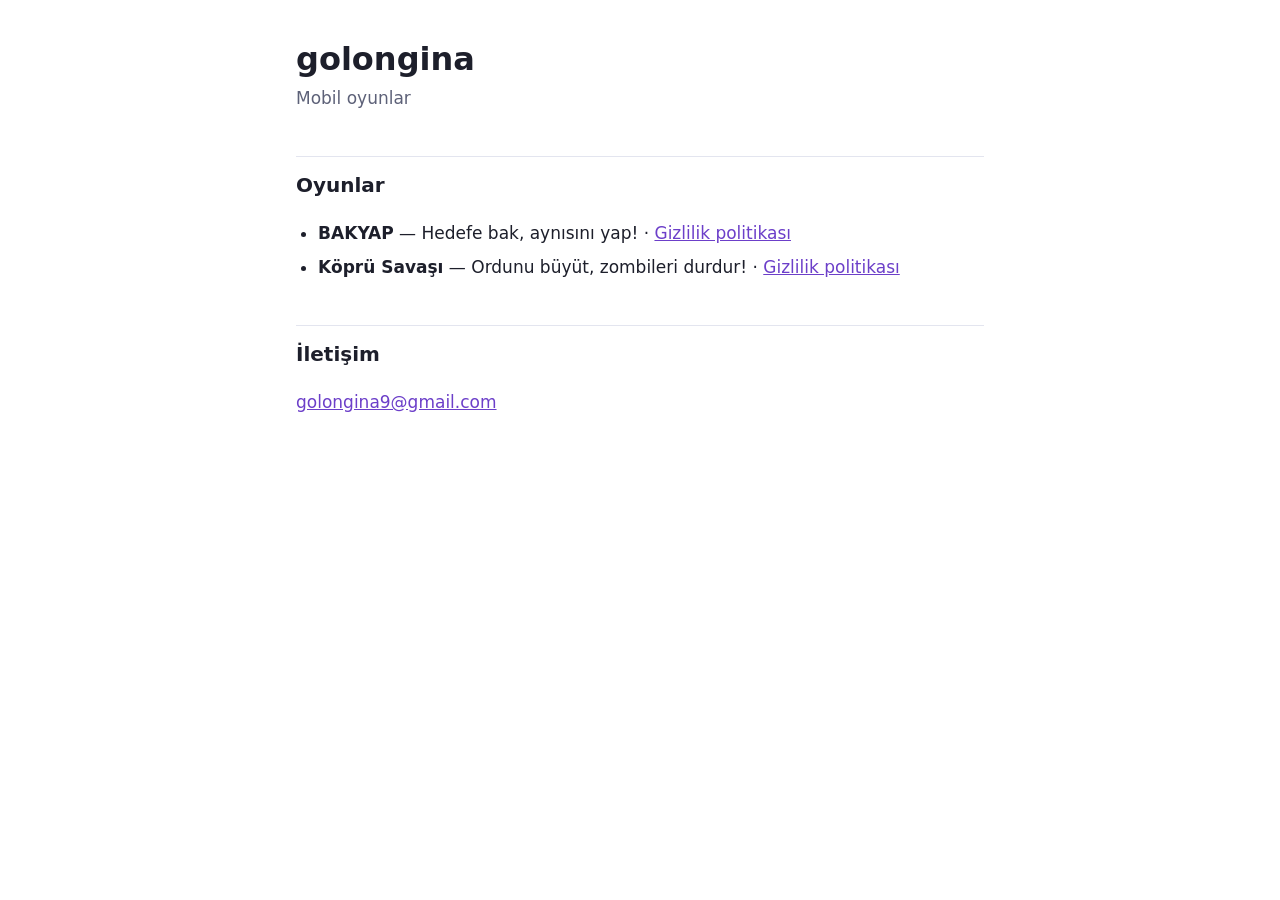
<file: index.html>
<!doctype html>
<html lang="tr">
<head>
  <meta charset="utf-8">
  <meta name="viewport" content="width=device-width, initial-scale=1">
  <title>golongina</title>
  <meta name="description" content="golongina — mobil oyunlar.">
  <link rel="stylesheet" href="style.css">
</head>
<body>
<main>
  <h1>golongina</h1>
  <p class="meta">Mobil oyunlar</p>

  <h2>Oyunlar</h2>
  <ul>
    <li><strong>BAKYAP</strong> — Hedefe bak, aynısını yap! · <a href="bakyap/gizlilik/">Gizlilik politikası</a></li>
    <li><strong>Köprü Savaşı</strong> — Ordunu büyüt, zombileri durdur! · <a href="koprusavasi/gizlilik/">Gizlilik politikası</a></li>
  </ul>

  <h2>İletişim</h2>
  <p><a href="mailto:golongina9@gmail.com">golongina9@gmail.com</a></p>
</main>
</body>
</html>
</file>
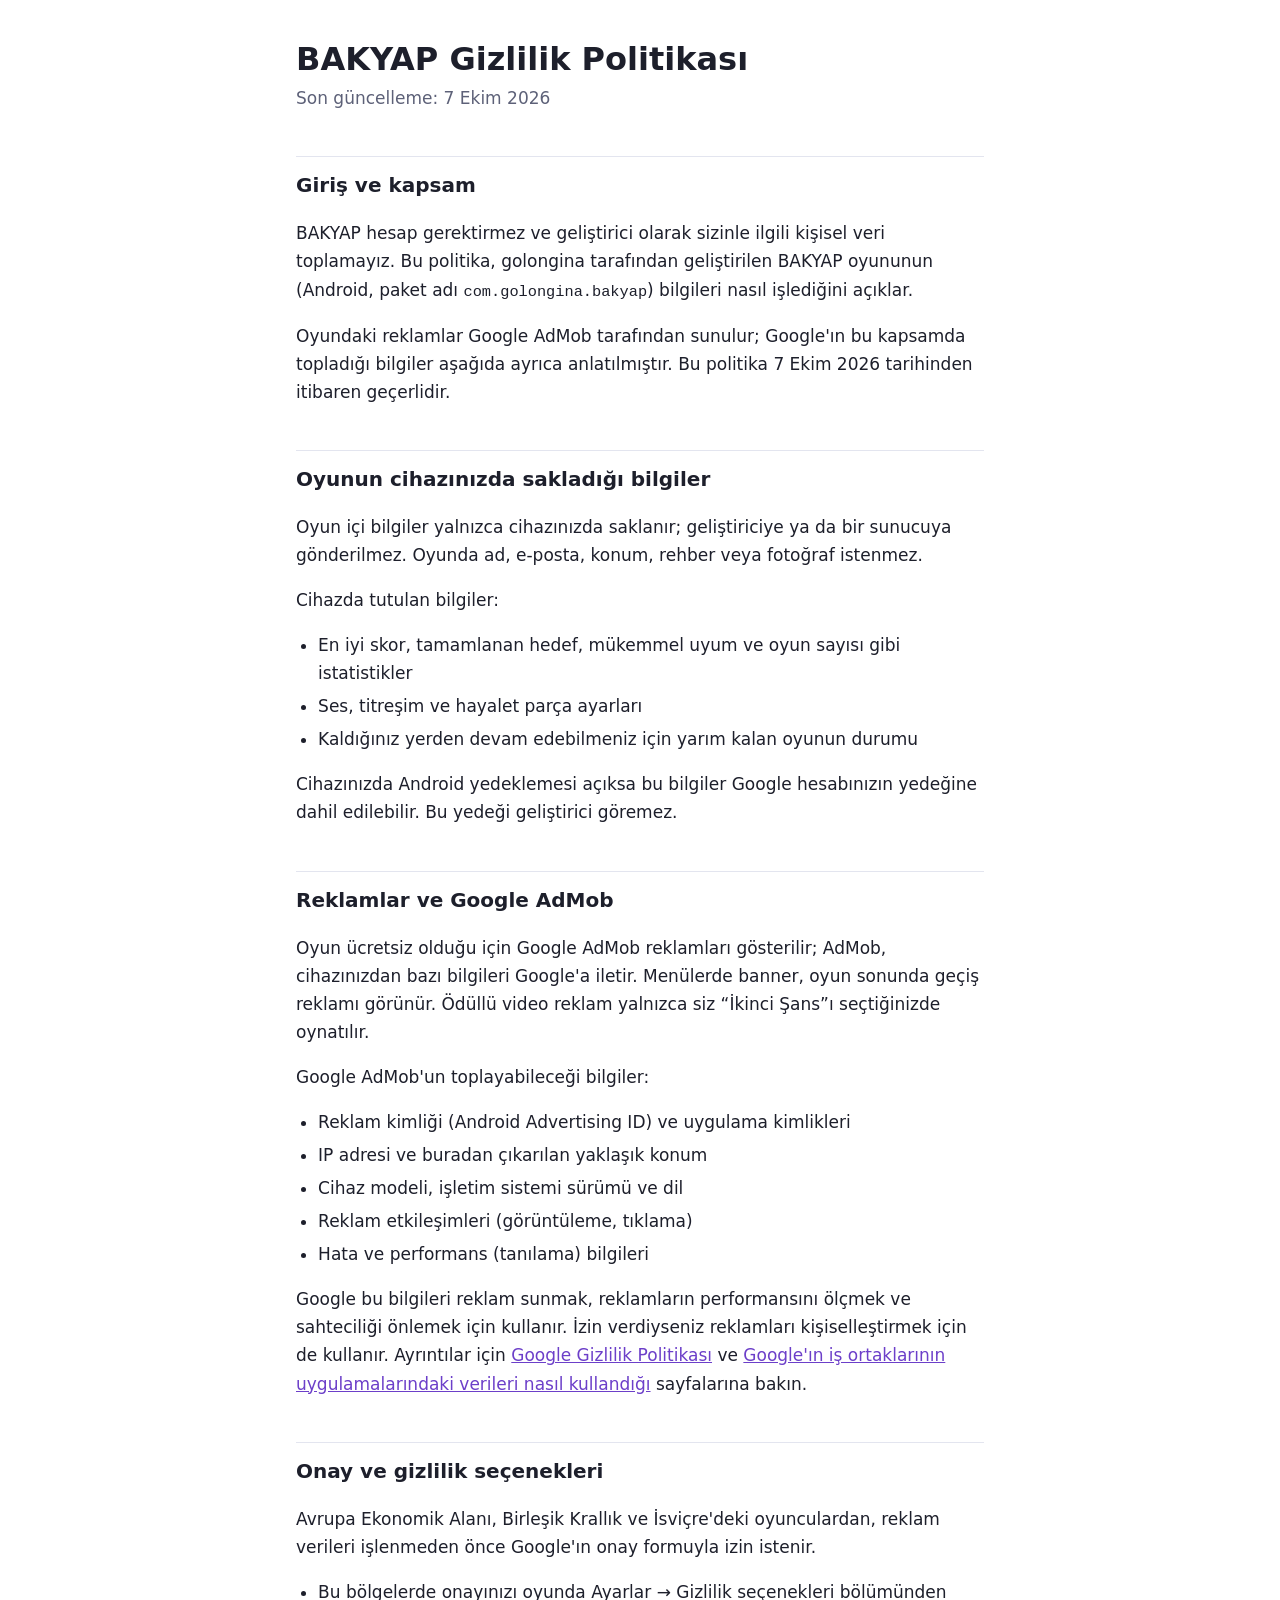
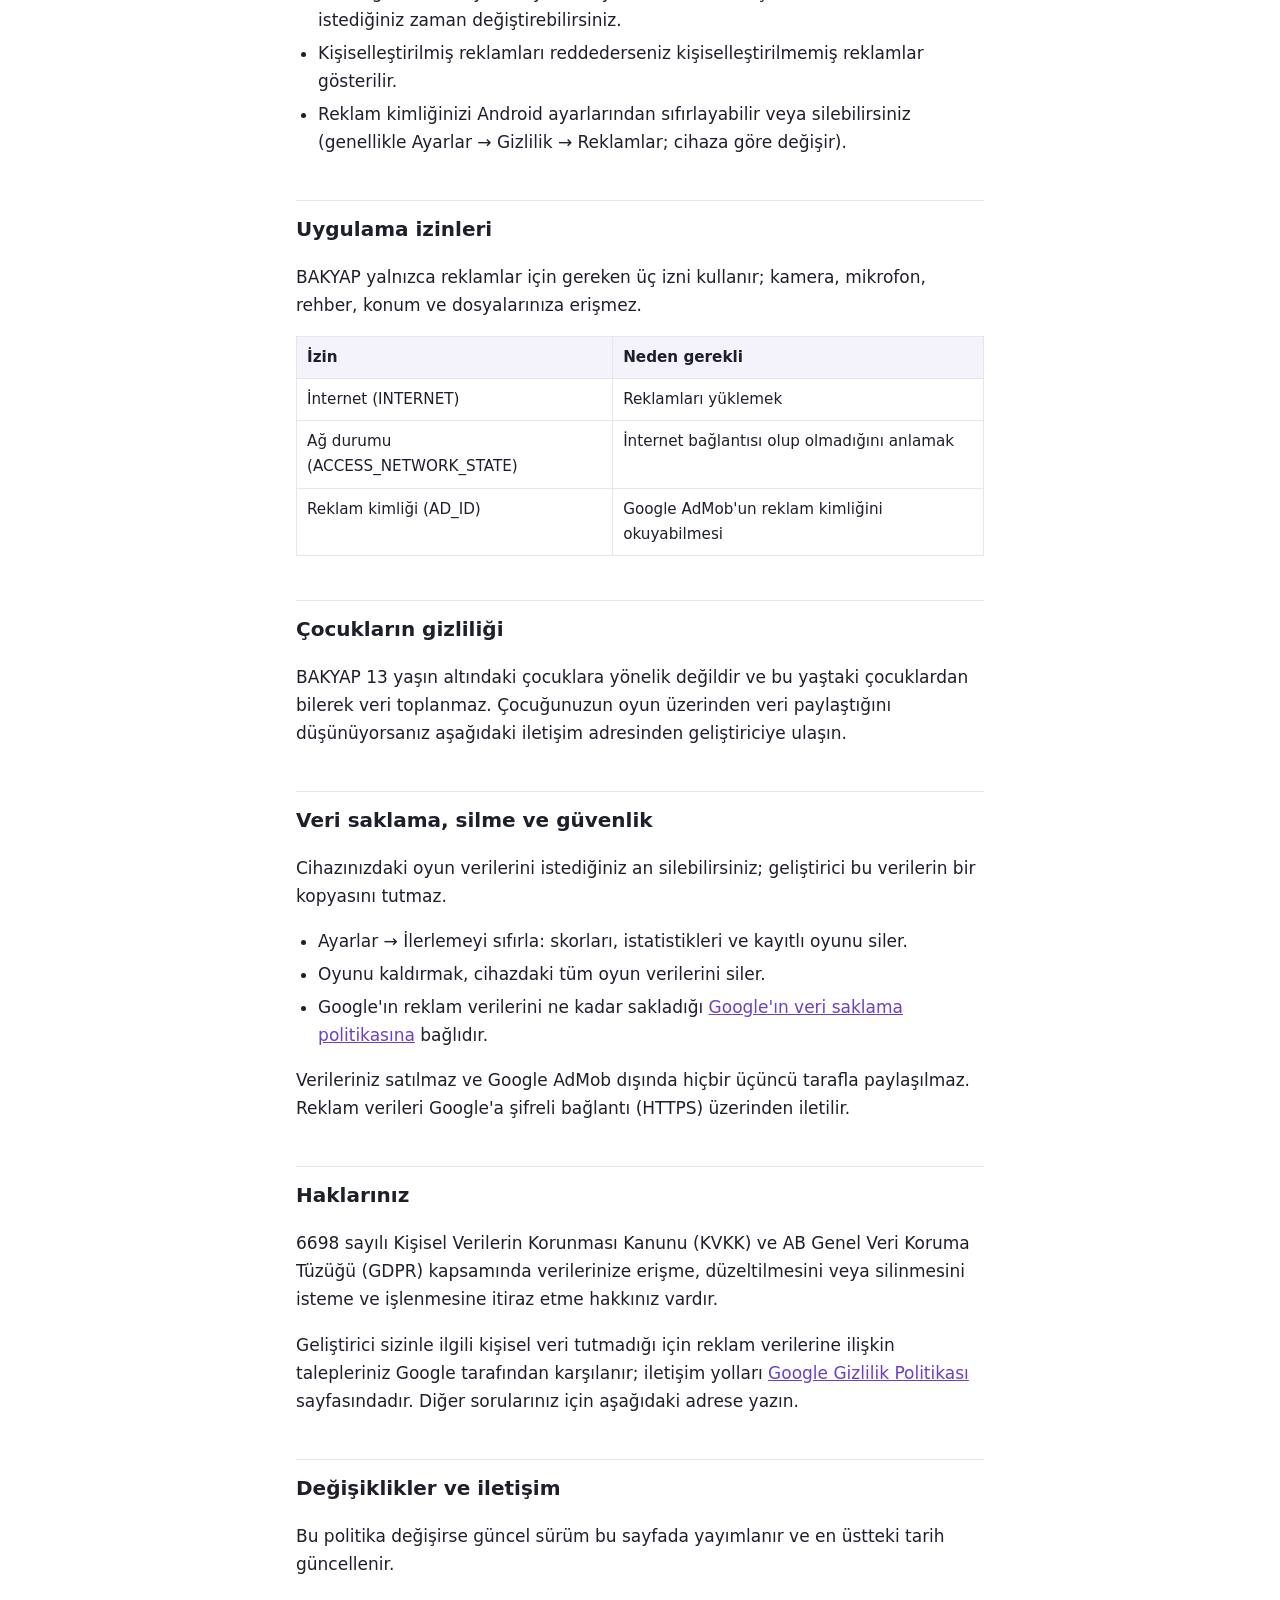
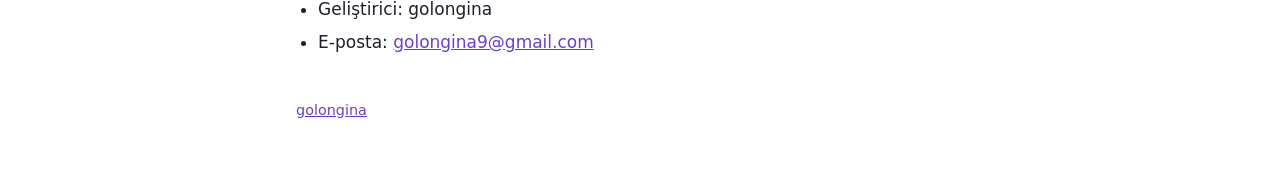
<file: bakyap/gizlilik/index.html>
<!doctype html>
<html lang="tr">
<head>
  <meta charset="utf-8">
  <meta name="viewport" content="width=device-width, initial-scale=1">
  <title>BAKYAP Gizlilik Politikası</title>
  <meta name="description" content="BAKYAP mobil oyununun gizlilik politikası: hangi bilgilerin cihazda saklandığı ve Google AdMob reklamları.">
  <link rel="stylesheet" href="../../style.css">
</head>
<body>
<main>
  <h1>BAKYAP Gizlilik Politikası</h1>
  <p class="meta">Son güncelleme: 7 Ekim 2026</p>

  <h2>Giriş ve kapsam</h2>
  <p>BAKYAP hesap gerektirmez ve geliştirici olarak sizinle ilgili kişisel veri toplamayız. Bu politika, golongina tarafından geliştirilen BAKYAP oyununun (Android, paket adı <code>com.golongina.bakyap</code>) bilgileri nasıl işlediğini açıklar.</p>
  <p>Oyundaki reklamlar Google AdMob tarafından sunulur; Google'ın bu kapsamda topladığı bilgiler aşağıda ayrıca anlatılmıştır. Bu politika 7 Ekim 2026 tarihinden itibaren geçerlidir.</p>

  <h2>Oyunun cihazınızda sakladığı bilgiler</h2>
  <p>Oyun içi bilgiler yalnızca cihazınızda saklanır; geliştiriciye ya da bir sunucuya gönderilmez. Oyunda ad, e-posta, konum, rehber veya fotoğraf istenmez.</p>
  <p>Cihazda tutulan bilgiler:</p>
  <ul>
    <li>En iyi skor, tamamlanan hedef, mükemmel uyum ve oyun sayısı gibi istatistikler</li>
    <li>Ses, titreşim ve hayalet parça ayarları</li>
    <li>Kaldığınız yerden devam edebilmeniz için yarım kalan oyunun durumu</li>
  </ul>
  <p>Cihazınızda Android yedeklemesi açıksa bu bilgiler Google hesabınızın yedeğine dahil edilebilir. Bu yedeği geliştirici göremez.</p>

  <h2>Reklamlar ve Google AdMob</h2>
  <p>Oyun ücretsiz olduğu için Google AdMob reklamları gösterilir; AdMob, cihazınızdan bazı bilgileri Google'a iletir. Menülerde banner, oyun sonunda geçiş reklamı görünür. Ödüllü video reklam yalnızca siz “İkinci Şans”ı seçtiğinizde oynatılır.</p>
  <p>Google AdMob'un toplayabileceği bilgiler:</p>
  <ul>
    <li>Reklam kimliği (Android Advertising ID) ve uygulama kimlikleri</li>
    <li>IP adresi ve buradan çıkarılan yaklaşık konum</li>
    <li>Cihaz modeli, işletim sistemi sürümü ve dil</li>
    <li>Reklam etkileşimleri (görüntüleme, tıklama)</li>
    <li>Hata ve performans (tanılama) bilgileri</li>
  </ul>
  <p>Google bu bilgileri reklam sunmak, reklamların performansını ölçmek ve sahteciliği önlemek için kullanır. İzin verdiyseniz reklamları kişiselleştirmek için de kullanır. Ayrıntılar için <a href="https://policies.google.com/privacy">Google Gizlilik Politikası</a> ve <a href="https://policies.google.com/technologies/partner-sites">Google'ın iş ortaklarının uygulamalarındaki verileri nasıl kullandığı</a> sayfalarına bakın.</p>

  <h2>Onay ve gizlilik seçenekleri</h2>
  <p>Avrupa Ekonomik Alanı, Birleşik Krallık ve İsviçre'deki oyunculardan, reklam verileri işlenmeden önce Google'ın onay formuyla izin istenir.</p>
  <ul>
    <li>Bu bölgelerde onayınızı oyunda Ayarlar → Gizlilik seçenekleri bölümünden istediğiniz zaman değiştirebilirsiniz.</li>
    <li>Kişiselleştirilmiş reklamları reddederseniz kişiselleştirilmemiş reklamlar gösterilir.</li>
    <li>Reklam kimliğinizi Android ayarlarından sıfırlayabilir veya silebilirsiniz (genellikle Ayarlar → Gizlilik → Reklamlar; cihaza göre değişir).</li>
  </ul>

  <h2>Uygulama izinleri</h2>
  <p>BAKYAP yalnızca reklamlar için gereken üç izni kullanır; kamera, mikrofon, rehber, konum ve dosyalarınıza erişmez.</p>
  <table>
    <thead>
      <tr><th>İzin</th><th>Neden gerekli</th></tr>
    </thead>
    <tbody>
      <tr><td>İnternet (INTERNET)</td><td>Reklamları yüklemek</td></tr>
      <tr><td>Ağ durumu (ACCESS_NETWORK_STATE)</td><td>İnternet bağlantısı olup olmadığını anlamak</td></tr>
      <tr><td>Reklam kimliği (AD_ID)</td><td>Google AdMob'un reklam kimliğini okuyabilmesi</td></tr>
    </tbody>
  </table>

  <h2>Çocukların gizliliği</h2>
  <p>BAKYAP 13 yaşın altındaki çocuklara yönelik değildir ve bu yaştaki çocuklardan bilerek veri toplanmaz. Çocuğunuzun oyun üzerinden veri paylaştığını düşünüyorsanız aşağıdaki iletişim adresinden geliştiriciye ulaşın.</p>

  <h2>Veri saklama, silme ve güvenlik</h2>
  <p>Cihazınızdaki oyun verilerini istediğiniz an silebilirsiniz; geliştirici bu verilerin bir kopyasını tutmaz.</p>
  <ul>
    <li>Ayarlar → İlerlemeyi sıfırla: skorları, istatistikleri ve kayıtlı oyunu siler.</li>
    <li>Oyunu kaldırmak, cihazdaki tüm oyun verilerini siler.</li>
    <li>Google'ın reklam verilerini ne kadar sakladığı <a href="https://policies.google.com/technologies/retention">Google'ın veri saklama politikasına</a> bağlıdır.</li>
  </ul>
  <p>Verileriniz satılmaz ve Google AdMob dışında hiçbir üçüncü tarafla paylaşılmaz. Reklam verileri Google'a şifreli bağlantı (HTTPS) üzerinden iletilir.</p>

  <h2>Haklarınız</h2>
  <p>6698 sayılı Kişisel Verilerin Korunması Kanunu (KVKK) ve AB Genel Veri Koruma Tüzüğü (GDPR) kapsamında verilerinize erişme, düzeltilmesini veya silinmesini isteme ve işlenmesine itiraz etme hakkınız vardır.</p>
  <p>Geliştirici sizinle ilgili kişisel veri tutmadığı için reklam verilerine ilişkin talepleriniz Google tarafından karşılanır; iletişim yolları <a href="https://policies.google.com/privacy">Google Gizlilik Politikası</a> sayfasındadır. Diğer sorularınız için aşağıdaki adrese yazın.</p>

  <h2>Değişiklikler ve iletişim</h2>
  <p>Bu politika değişirse güncel sürüm bu sayfada yayımlanır ve en üstteki tarih güncellenir.</p>
  <ul>
    <li>Geliştirici: golongina</li>
    <li>E-posta: <a href="mailto:golongina9@gmail.com">golongina9@gmail.com</a></li>
  </ul>

  <footer><a href="../../">golongina</a></footer>
</main>
</body>
</html>
</file>
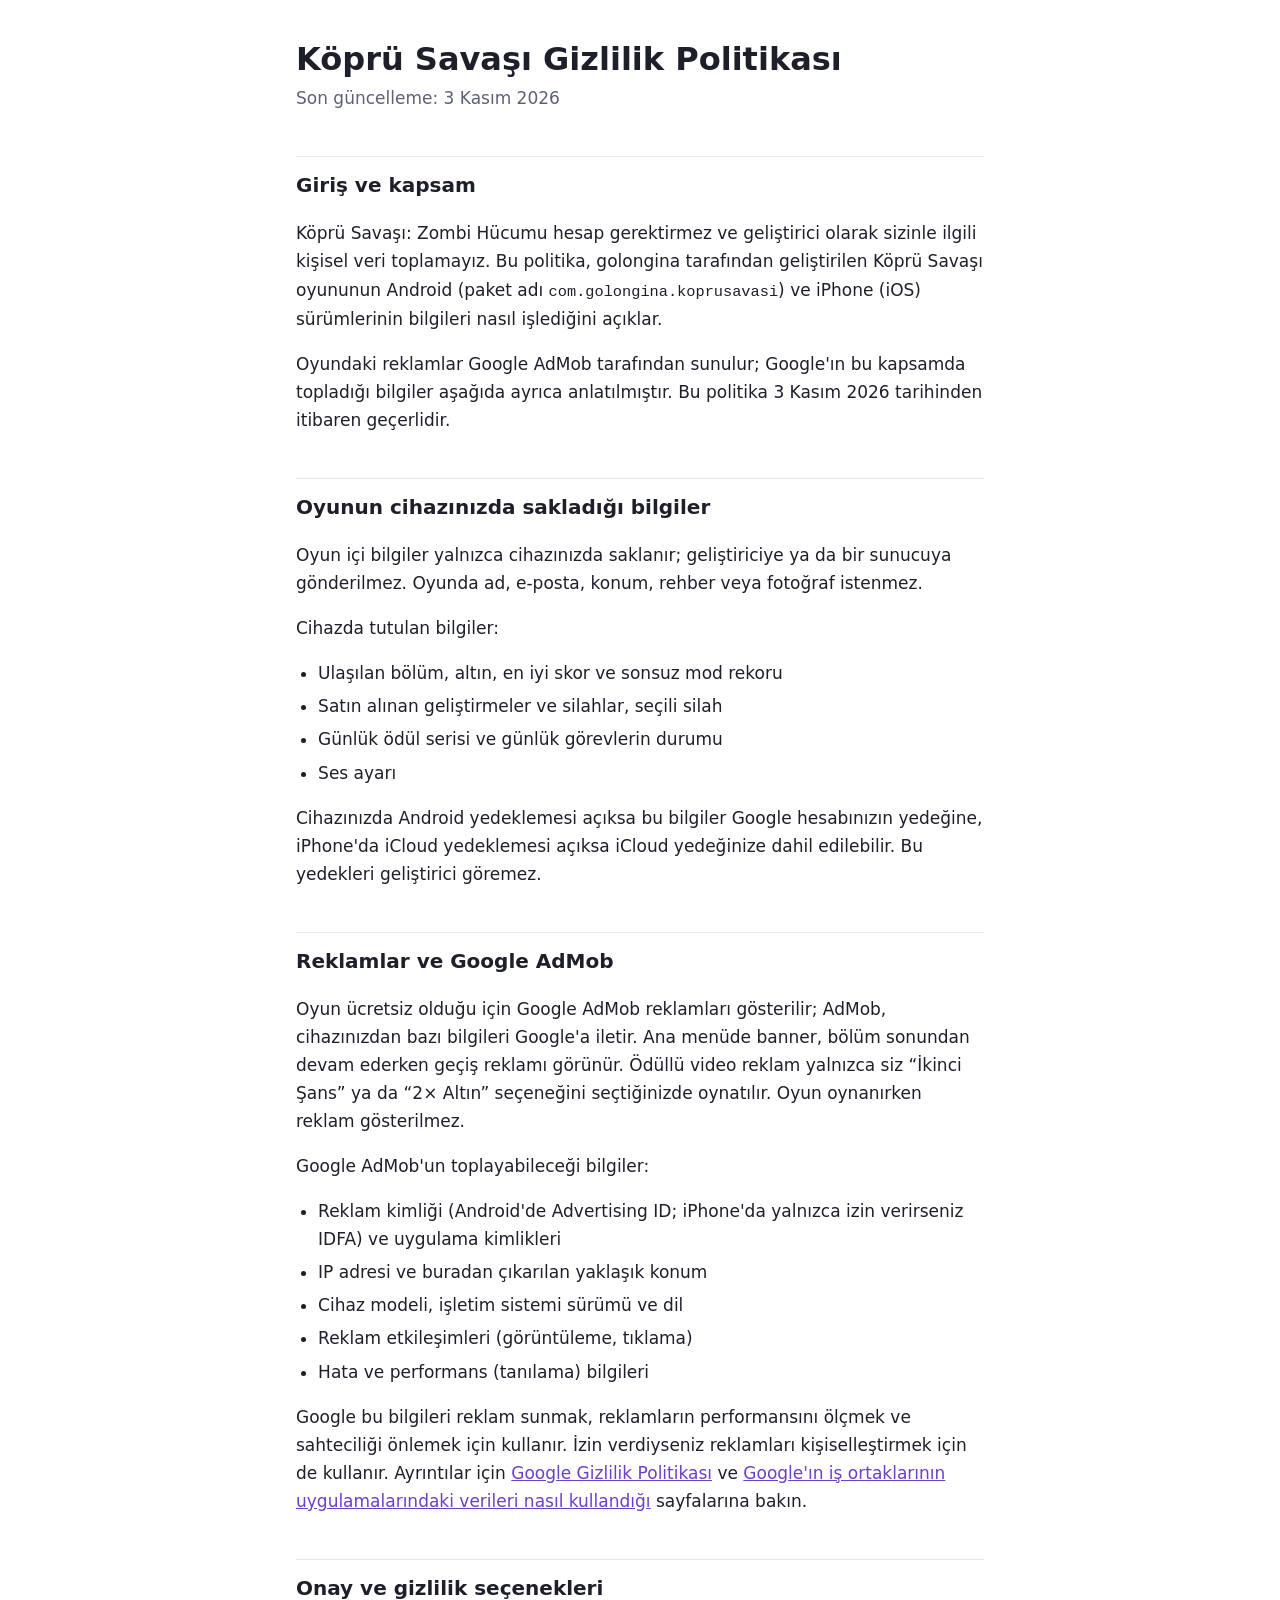
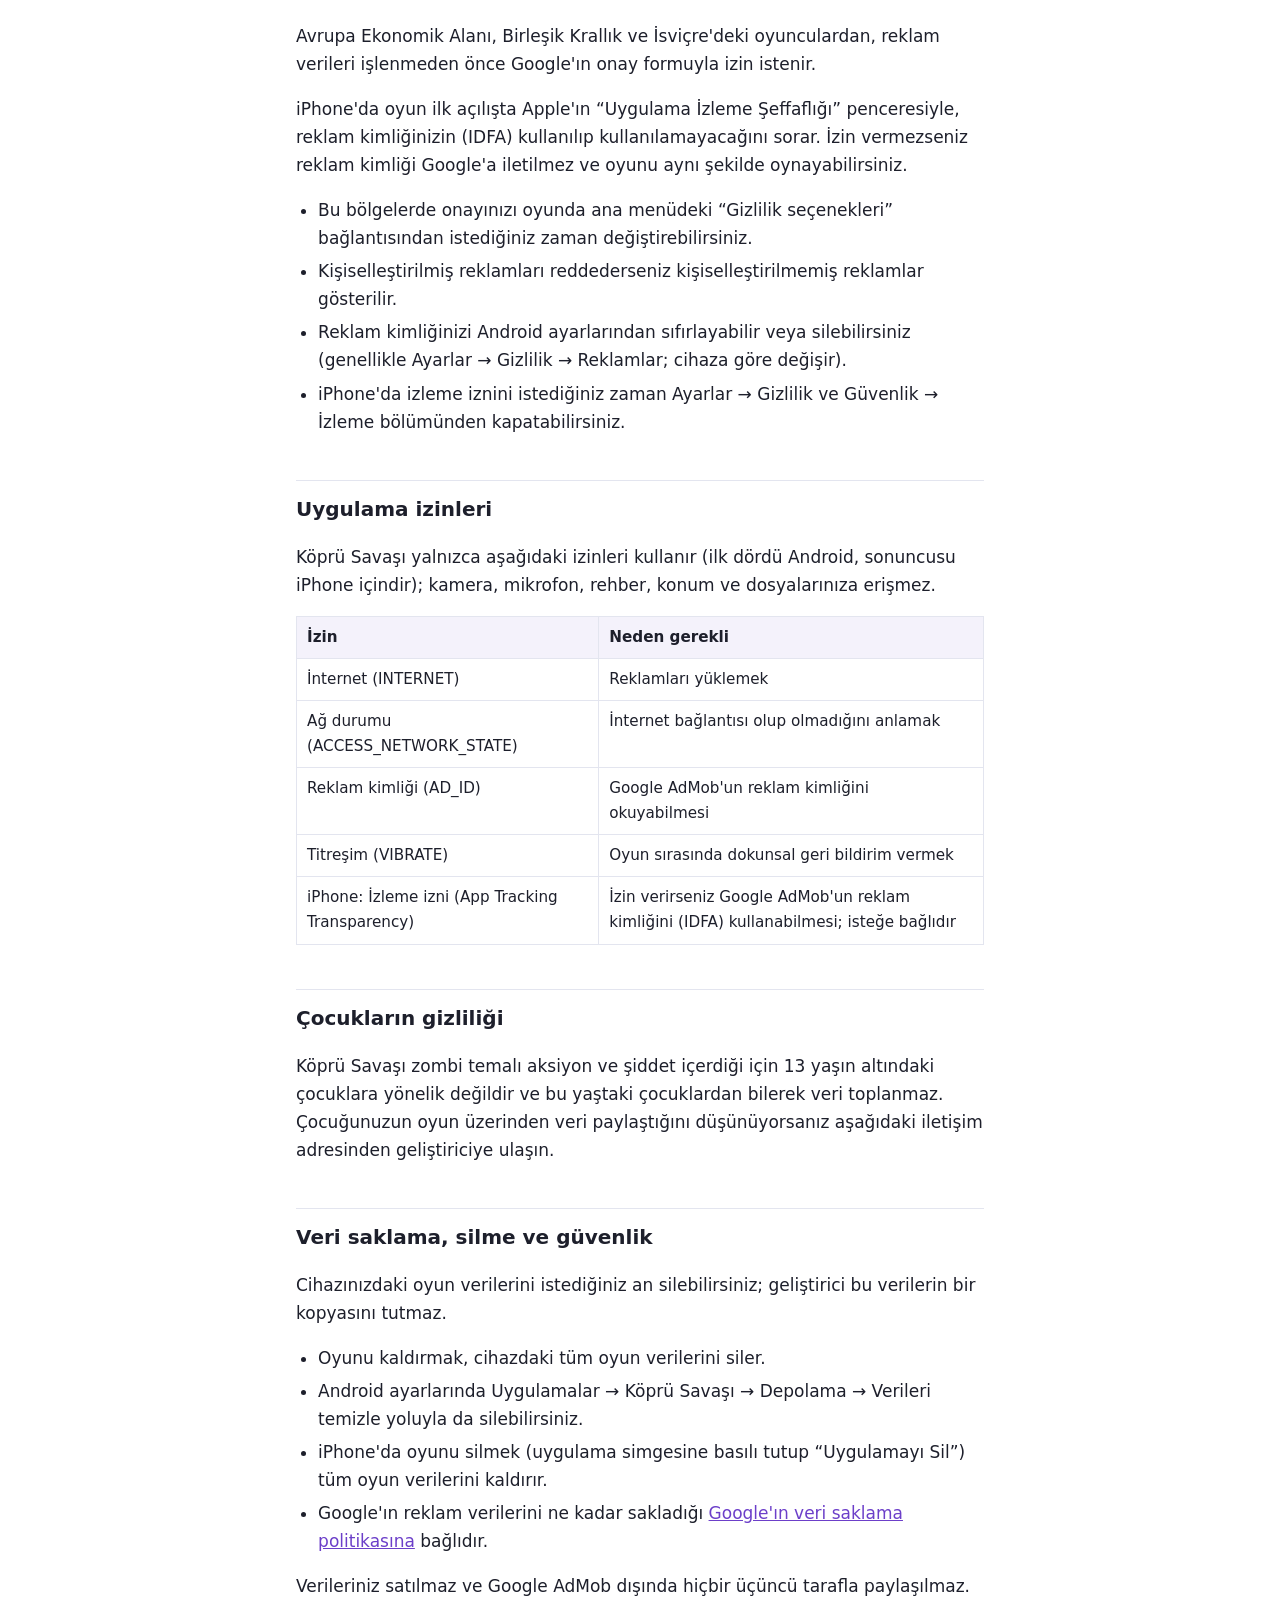
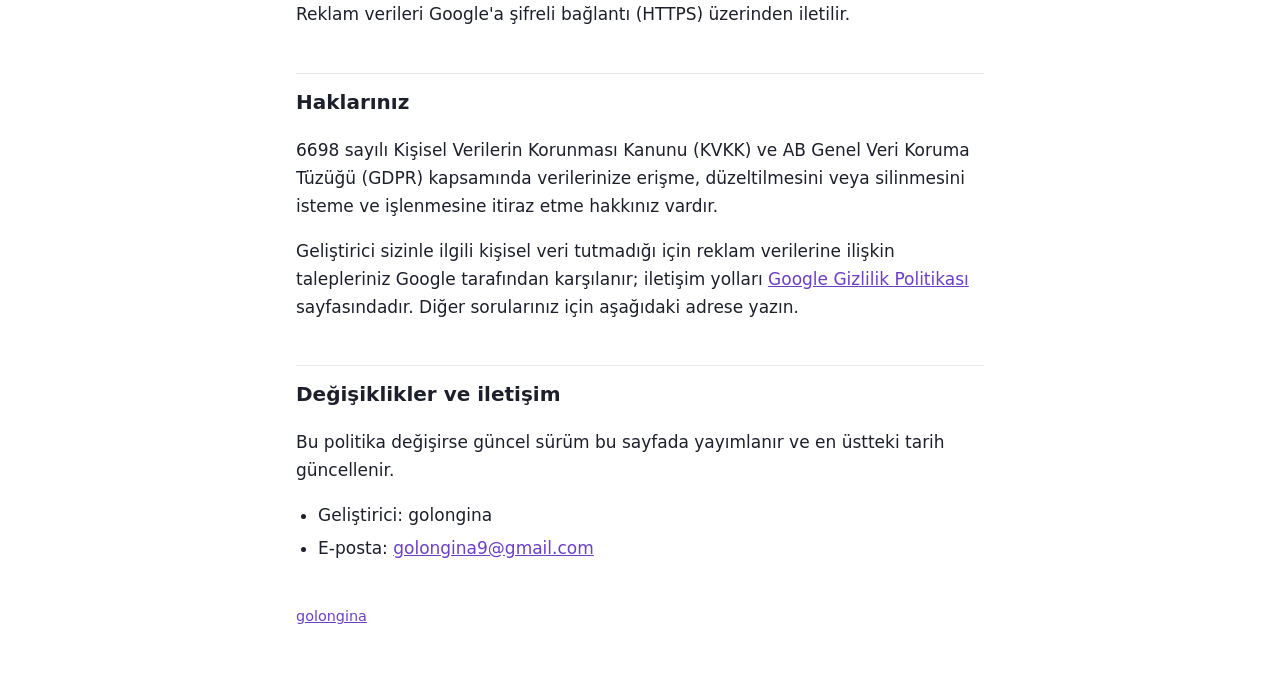
<file: koprusavasi/gizlilik/index.html>
<!doctype html>
<html lang="tr">
<head>
  <meta charset="utf-8">
  <meta name="viewport" content="width=device-width, initial-scale=1">
  <title>Köprü Savaşı Gizlilik Politikası</title>
  <meta name="description" content="Köprü Savaşı: Zombi Hücumu mobil oyununun gizlilik politikası: hangi bilgilerin cihazda saklandığı ve Google AdMob reklamları.">
  <link rel="stylesheet" href="../../style.css">
</head>
<body>
<main>
  <h1>Köprü Savaşı Gizlilik Politikası</h1>
  <p class="meta">Son güncelleme: 3 Kasım 2026</p>

  <h2>Giriş ve kapsam</h2>
  <p>Köprü Savaşı: Zombi Hücumu hesap gerektirmez ve geliştirici olarak sizinle ilgili kişisel veri toplamayız. Bu politika, golongina tarafından geliştirilen Köprü Savaşı oyununun Android (paket adı <code>com.golongina.koprusavasi</code>) ve iPhone (iOS) sürümlerinin bilgileri nasıl işlediğini açıklar.</p>
  <p>Oyundaki reklamlar Google AdMob tarafından sunulur; Google'ın bu kapsamda topladığı bilgiler aşağıda ayrıca anlatılmıştır. Bu politika 3 Kasım 2026 tarihinden itibaren geçerlidir.</p>

  <h2>Oyunun cihazınızda sakladığı bilgiler</h2>
  <p>Oyun içi bilgiler yalnızca cihazınızda saklanır; geliştiriciye ya da bir sunucuya gönderilmez. Oyunda ad, e-posta, konum, rehber veya fotoğraf istenmez.</p>
  <p>Cihazda tutulan bilgiler:</p>
  <ul>
    <li>Ulaşılan bölüm, altın, en iyi skor ve sonsuz mod rekoru</li>
    <li>Satın alınan geliştirmeler ve silahlar, seçili silah</li>
    <li>Günlük ödül serisi ve günlük görevlerin durumu</li>
    <li>Ses ayarı</li>
  </ul>
  <p>Cihazınızda Android yedeklemesi açıksa bu bilgiler Google hesabınızın yedeğine, iPhone'da iCloud yedeklemesi açıksa iCloud yedeğinize dahil edilebilir. Bu yedekleri geliştirici göremez.</p>

  <h2>Reklamlar ve Google AdMob</h2>
  <p>Oyun ücretsiz olduğu için Google AdMob reklamları gösterilir; AdMob, cihazınızdan bazı bilgileri Google'a iletir. Ana menüde banner, bölüm sonundan devam ederken geçiş reklamı görünür. Ödüllü video reklam yalnızca siz “İkinci Şans” ya da “2× Altın” seçeneğini seçtiğinizde oynatılır. Oyun oynanırken reklam gösterilmez.</p>
  <p>Google AdMob'un toplayabileceği bilgiler:</p>
  <ul>
    <li>Reklam kimliği (Android'de Advertising ID; iPhone'da yalnızca izin verirseniz IDFA) ve uygulama kimlikleri</li>
    <li>IP adresi ve buradan çıkarılan yaklaşık konum</li>
    <li>Cihaz modeli, işletim sistemi sürümü ve dil</li>
    <li>Reklam etkileşimleri (görüntüleme, tıklama)</li>
    <li>Hata ve performans (tanılama) bilgileri</li>
  </ul>
  <p>Google bu bilgileri reklam sunmak, reklamların performansını ölçmek ve sahteciliği önlemek için kullanır. İzin verdiyseniz reklamları kişiselleştirmek için de kullanır. Ayrıntılar için <a href="https://policies.google.com/privacy">Google Gizlilik Politikası</a> ve <a href="https://policies.google.com/technologies/partner-sites">Google'ın iş ortaklarının uygulamalarındaki verileri nasıl kullandığı</a> sayfalarına bakın.</p>

  <h2>Onay ve gizlilik seçenekleri</h2>
  <p>Avrupa Ekonomik Alanı, Birleşik Krallık ve İsviçre'deki oyunculardan, reklam verileri işlenmeden önce Google'ın onay formuyla izin istenir.</p>
  <p>iPhone'da oyun ilk açılışta Apple'ın “Uygulama İzleme Şeffaflığı” penceresiyle, reklam kimliğinizin (IDFA) kullanılıp kullanılamayacağını sorar. İzin vermezseniz reklam kimliği Google'a iletilmez ve oyunu aynı şekilde oynayabilirsiniz.</p>
  <ul>
    <li>Bu bölgelerde onayınızı oyunda ana menüdeki “Gizlilik seçenekleri” bağlantısından istediğiniz zaman değiştirebilirsiniz.</li>
    <li>Kişiselleştirilmiş reklamları reddederseniz kişiselleştirilmemiş reklamlar gösterilir.</li>
    <li>Reklam kimliğinizi Android ayarlarından sıfırlayabilir veya silebilirsiniz (genellikle Ayarlar → Gizlilik → Reklamlar; cihaza göre değişir).</li>
    <li>iPhone'da izleme iznini istediğiniz zaman Ayarlar → Gizlilik ve Güvenlik → İzleme bölümünden kapatabilirsiniz.</li>
  </ul>

  <h2>Uygulama izinleri</h2>
  <p>Köprü Savaşı yalnızca aşağıdaki izinleri kullanır (ilk dördü Android, sonuncusu iPhone içindir); kamera, mikrofon, rehber, konum ve dosyalarınıza erişmez.</p>
  <table>
    <thead>
      <tr><th>İzin</th><th>Neden gerekli</th></tr>
    </thead>
    <tbody>
      <tr><td>İnternet (INTERNET)</td><td>Reklamları yüklemek</td></tr>
      <tr><td>Ağ durumu (ACCESS_NETWORK_STATE)</td><td>İnternet bağlantısı olup olmadığını anlamak</td></tr>
      <tr><td>Reklam kimliği (AD_ID)</td><td>Google AdMob'un reklam kimliğini okuyabilmesi</td></tr>
      <tr><td>Titreşim (VIBRATE)</td><td>Oyun sırasında dokunsal geri bildirim vermek</td></tr>
      <tr><td>iPhone: İzleme izni (App Tracking Transparency)</td><td>İzin verirseniz Google AdMob'un reklam kimliğini (IDFA) kullanabilmesi; isteğe bağlıdır</td></tr>
    </tbody>
  </table>

  <h2>Çocukların gizliliği</h2>
  <p>Köprü Savaşı zombi temalı aksiyon ve şiddet içerdiği için 13 yaşın altındaki çocuklara yönelik değildir ve bu yaştaki çocuklardan bilerek veri toplanmaz. Çocuğunuzun oyun üzerinden veri paylaştığını düşünüyorsanız aşağıdaki iletişim adresinden geliştiriciye ulaşın.</p>

  <h2>Veri saklama, silme ve güvenlik</h2>
  <p>Cihazınızdaki oyun verilerini istediğiniz an silebilirsiniz; geliştirici bu verilerin bir kopyasını tutmaz.</p>
  <ul>
    <li>Oyunu kaldırmak, cihazdaki tüm oyun verilerini siler.</li>
    <li>Android ayarlarında Uygulamalar → Köprü Savaşı → Depolama → Verileri temizle yoluyla da silebilirsiniz.</li>
    <li>iPhone'da oyunu silmek (uygulama simgesine basılı tutup “Uygulamayı Sil”) tüm oyun verilerini kaldırır.</li>
    <li>Google'ın reklam verilerini ne kadar sakladığı <a href="https://policies.google.com/technologies/retention">Google'ın veri saklama politikasına</a> bağlıdır.</li>
  </ul>
  <p>Verileriniz satılmaz ve Google AdMob dışında hiçbir üçüncü tarafla paylaşılmaz. Reklam verileri Google'a şifreli bağlantı (HTTPS) üzerinden iletilir.</p>

  <h2>Haklarınız</h2>
  <p>6698 sayılı Kişisel Verilerin Korunması Kanunu (KVKK) ve AB Genel Veri Koruma Tüzüğü (GDPR) kapsamında verilerinize erişme, düzeltilmesini veya silinmesini isteme ve işlenmesine itiraz etme hakkınız vardır.</p>
  <p>Geliştirici sizinle ilgili kişisel veri tutmadığı için reklam verilerine ilişkin talepleriniz Google tarafından karşılanır; iletişim yolları <a href="https://policies.google.com/privacy">Google Gizlilik Politikası</a> sayfasındadır. Diğer sorularınız için aşağıdaki adrese yazın.</p>

  <h2>Değişiklikler ve iletişim</h2>
  <p>Bu politika değişirse güncel sürüm bu sayfada yayımlanır ve en üstteki tarih güncellenir.</p>
  <ul>
    <li>Geliştirici: golongina</li>
    <li>E-posta: <a href="mailto:golongina9@gmail.com">golongina9@gmail.com</a></li>
  </ul>

  <footer><a href="../../">golongina</a></footer>
</main>
</body>
</html>
</file>
<file: style.css>
:root {
  --bg: #ffffff;
  --text: #1d1f2b;
  --muted: #5d6178;
  --line: #e3e5ef;
  --accent: #6c3fc9;
  --table-head: #f4f2fb;
}

@media (prefers-color-scheme: dark) {
  :root {
    --bg: #14162b;
    --text: #eceefa;
    --muted: #9aa0d0;
    --line: #2a2e55;
    --accent: #b39cff;
    --table-head: #1f2242;
  }
}

* {
  box-sizing: border-box;
}

body {
  margin: 0;
  background: var(--bg);
  color: var(--text);
  font: 17px/1.65 system-ui, -apple-system, "Segoe UI", Roboto, sans-serif;
}

main {
  max-width: 720px;
  margin: 0 auto;
  padding: 40px 16px 64px;
}

h1 {
  font-size: 2rem;
  line-height: 1.2;
  margin: 0 0 6px;
}

h2 {
  font-size: 1.25rem;
  margin: 2.2em 0 0.5em;
  padding-top: 0.6em;
  border-top: 1px solid var(--line);
}

.meta {
  color: var(--muted);
  margin: 0 0 1.5em;
}

a {
  color: var(--accent);
}

ul {
  padding-left: 1.3em;
}

li {
  margin: 0.3em 0;
}

table {
  width: 100%;
  border-collapse: collapse;
  margin: 1em 0;
  font-size: 0.95rem;
}

th,
td {
  text-align: left;
  padding: 8px 10px;
  border: 1px solid var(--line);
  vertical-align: top;
}

th {
  background: var(--table-head);
}

code {
  font-size: 0.9em;
}

footer {
  margin-top: 3em;
  color: var(--muted);
  font-size: 0.9rem;
}
</file>
